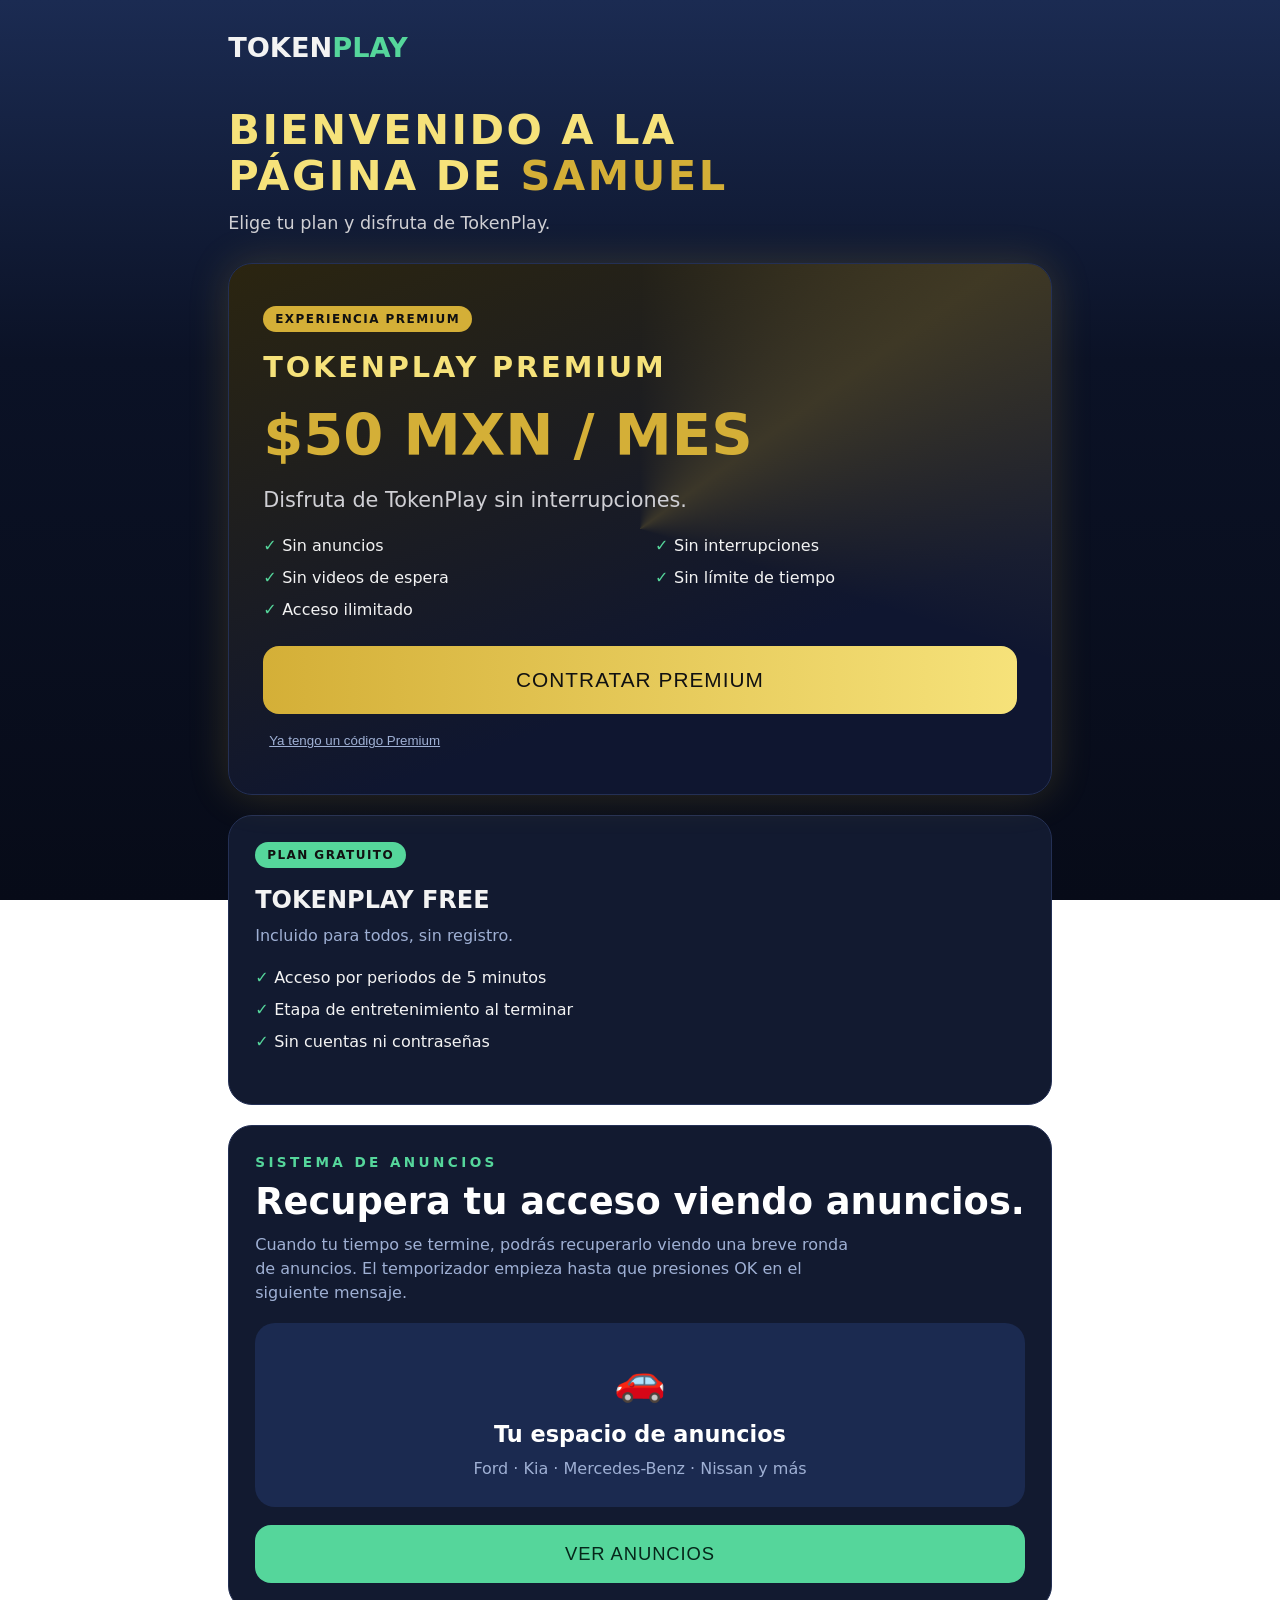
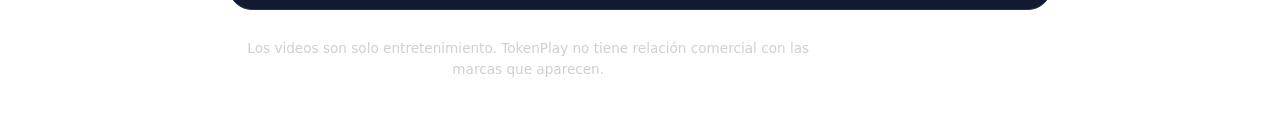
<file: index.html>
<!DOCTYPE html><html lang="es"><head><meta charset="utf-8">
<meta name="viewport" content="width=device-width,initial-scale=1"><title>TokenPlay</title>
<link rel="stylesheet" href="css/style.css"></head><body>
<main id="main" class="screen" style="justify-content:flex-start;text-align:left;align-items:stretch;padding:0"><div class="wrap">
<header><div class="logo">TOKEN<b>PLAY</b></div><div class="pill" id="timer" hidden>05:00</div></header>
<section class="hero"><h1>Bienvenido a la<br>página de <span style="color:var(--gold)">Samuel</span></h1>
<p>Elige tu plan y disfruta de TokenPlay.</p></section>
<div class="grid">
<section class="card prem"><span class="tag">EXPERIENCIA PREMIUM</span><h2>TOKENPLAY PREMIUM</h2>
<div class="price" id="price"></div><p style="font-size:1.3rem;margin-top:6px">Disfruta de TokenPlay sin interrupciones.</p>
<ul><li>Sin anuncios</li><li>Sin videos de espera</li><li>Acceso ilimitado</li><li>Sin interrupciones</li><li>Sin límite de tiempo</li></ul>
<button class="btn gold lg" id="buy">CONTRATAR PREMIUM</button>
<button class="link" id="code">Ya tengo un código Premium</button></section>
<section class="card free"><span class="tag" style="background:var(--green)">PLAN GRATUITO</span><h2 style="margin:14px 0 6px">TOKENPLAY FREE</h2>
<p style="color:var(--mut)">Incluido para todos, sin registro.</p>
<ul><li>Acceso por periodos de <span id="fm">5</span> minutos</li><li>Etapa de entretenimiento al terminar</li><li>Sin cuentas ni contraseñas</li></ul></section>
<section class="card" id="adsBox"><div class="eyebrow">Sistema de anuncios</div><h2>Recupera tu acceso viendo anuncios.</h2>
<p style="color:var(--mut);margin-bottom:18px">Cuando tu tiempo se termine, podrás recuperarlo viendo una breve ronda de anuncios. El temporizador empieza hasta que presiones OK en el siguiente mensaje.</p>
<div class="prev">🚗<b>Tu espacio de anuncios</b><span>Ford · Kia · Mercedes-Benz · Nissan y más</span></div>
<button class="btn green lg" id="adsGo">VER ANUNCIOS</button></section></div>
<p class="note" style="text-align:center;margin:28px 0">Los videos son solo entretenimiento. TokenPlay no tiene relación comercial con las marcas que aparecen.</p>
</div></main>

<section id="gate" class="screen" hidden><h1 id="gT"></h1><p id="gX"></p><p><b>¿Deseas continuar con la experiencia gratuita?</b></p>
<div class="row"><button class="btn green" id="gOk">OK, CONTINUAR</button><button class="btn line" id="gK">CONOCER PREMIUM</button></div>
<p class="note">El temporizador y los anuncios empiezan cuando presiones OK.</p></section>

<section id="watch" class="screen" hidden><div class="cat" id="wCat"></div><div class="pill" id="wTimer" style="font-size:1.4rem">02:00</div>
<div class="player"><div id="yt"></div><div id="promo" hidden></div></div>
<div class="bar"><i id="wBar"></i></div><p class="note" id="wMsg">Etapa de entretenimiento en curso…</p></section>

<section id="restore" class="screen" hidden><h1>Restablecimiento de acceso</h1><p id="rX"></p><button class="btn gold" id="rGo">ENTRAR A TOKENPLAY</button></section>

<div id="fsback" class="over" hidden><h2>Regresa a pantalla completa</h2><p>Para continuar con la etapa de entretenimiento, vuelve a pantalla completa.</p><button class="btn gold" id="fsGo">VOLVER</button></div>
<div id="modal" class="modal" hidden><div class="card" id="mBox"></div></div>
<script src="js/store.js"></script><script src="js/promo.js"></script><script src="js/app.js"></script></body></html>
</file>
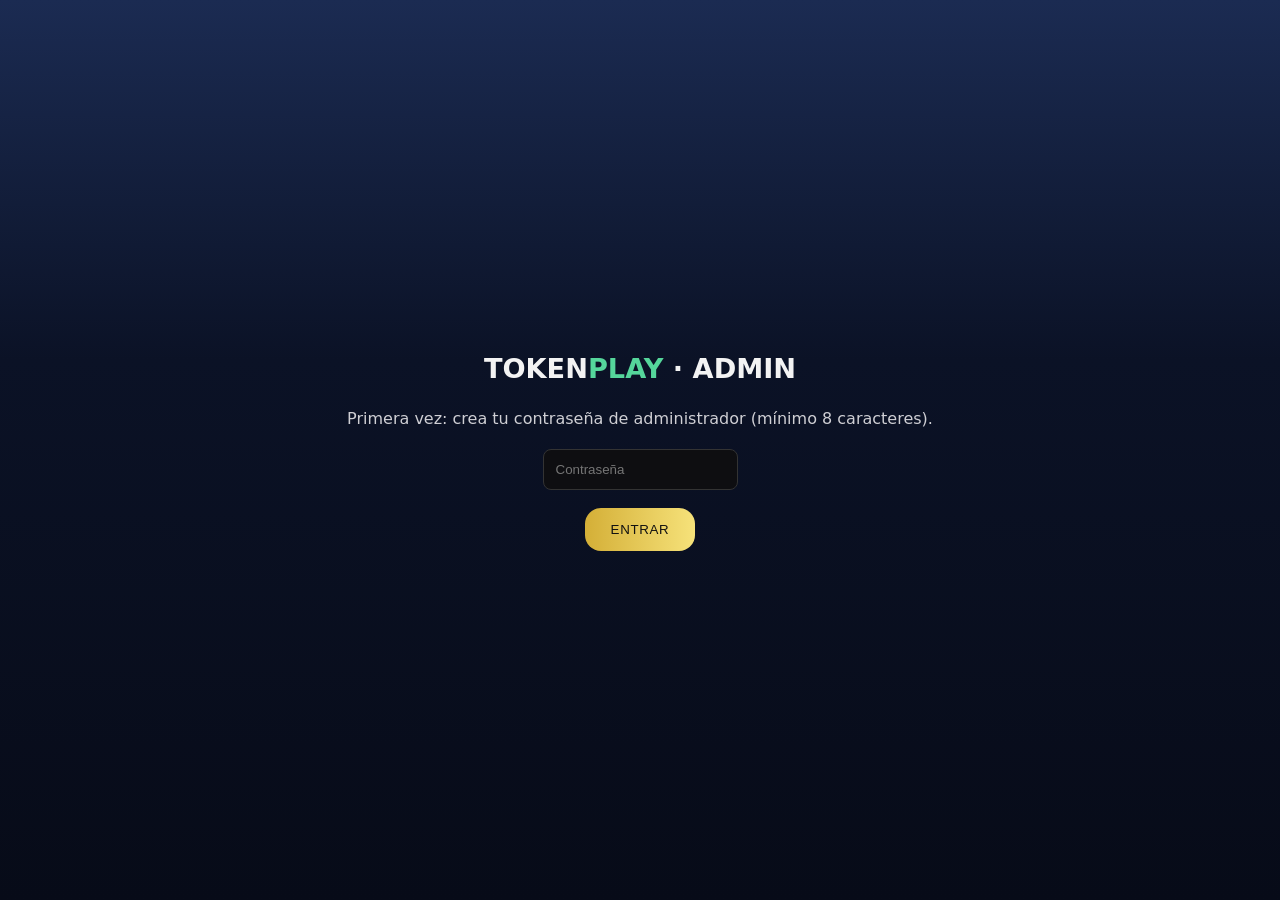
<file: admin.html>
<!DOCTYPE html><html lang="es"><head><meta charset="utf-8"><meta name="viewport" content="width=device-width,initial-scale=1">
<title>TokenPlay · Administración</title><link rel="stylesheet" href="css/style.css"></head><body>
<div id="login" class="screen"><div class="logo">TOKEN<b>PLAY</b> · ADMIN</div><p id="lMsg"></p>
<input id="pw" type="password" placeholder="Contraseña" style="max-width:300px;background:#0e0e11;color:#fff;border:1px solid #333;border-radius:8px;padding:12px">
<button class="btn gold" id="lGo">ENTRAR</button></div>
<div id="panel" class="wrap adm" hidden><header><div class="logo">TOKEN<b>PLAY</b> · ADMIN</div><button class="btn line" id="out">Salir</button></header>
<h2>Videos</h2><div class="f"><div><label>Enlace de YouTube</label><input id="vu" placeholder="https://youtu.be/..."></div>
<div><label>Categoría</label><select id="vc"><option>AUTOMOTRIZ</option><option>CRISTIANO</option></select></div></div>
<p style="margin-top:10px"><button class="btn gold" id="vAdd">AGREGAR VIDEO</button> <span class="note" id="vMsg"></span></p><div id="vl"></div>
<h2>Tiempos y precio</h2><div class="f"><div><label>Acceso gratuito (minutos)</label><input id="fm" type="number" min="1"></div>
<div><label>Etapa de entretenimiento (segundos)</label><input id="ws" type="number" min="10"></div>
<div><label>Precio mostrado</label><input id="pr"></div><div><label>Texto de contacto (opcional)</label><input id="cl"></div>
<div><label>Enlace de contacto (WhatsApp, etc.)</label><input id="cu" placeholder="https://wa.me/..."></div>
<div><label>Anuncios propios de 30 s («págale a Samuel»)</label><label style="color:var(--tx)"><input type="checkbox" id="pm" style="width:auto"> Mostrarlos entre los videos</label></div></div>
<h2>Mensajes</h2><div id="mg"></div>
<h2>Suscripciones Premium</h2><div class="f"><div><label>Nombre</label><input id="sn"></div><div><label>Vence (opcional)</label><input id="su" type="date"></div></div>
<p style="margin-top:10px"><button class="btn gold" id="sAdd">ACTIVAR PREMIUM (generar código)</button></p><div id="sl"></div>
<p class="note">Entrega el código al suscriptor tras confirmar su pago; lo escribe en «Ya tengo un código Premium».</p>
<h2>Guardar y publicar</h2><p><button class="btn green" id="sv">GUARDAR</button> <button class="btn line" id="ex">EXPORTAR config.json</button> <button class="btn line" id="im">IMPORTAR</button><input type="file" id="fi" hidden accept=".json"></p>
<p class="note" id="sMsg">Guardar aplica los cambios en este navegador. Para que los vean todos los visitantes, exporta config.json y reemplázalo en la carpeta del sitio.</p></div>
<script src="js/store.js"></script><script src="js/admin.js"></script></body></html>
</file>
<file: css/style.css>
:root{--gold:#d4af37;--gold2:#f6e27a;--green:#2ecc71;--bg:#09090b;--card:#141417;--tx:#f3f3f3;--mut:#9b9ba3}
*{box-sizing:border-box;margin:0}
body{background:radial-gradient(1200px 600px at 50% -10%,#1d1a0e,var(--bg));color:var(--tx);font:16px/1.5 system-ui,"Segoe UI",Roboto,sans-serif;min-height:100vh}
[hidden]{display:none!important}
.wrap{max-width:1050px;margin:auto;padding:20px}
.logo{font-weight:800;letter-spacing:.18em;font-size:1.3rem}.logo b{color:var(--gold)}
header{display:flex;justify-content:space-between;align-items:center;padding:8px 0}
.pill{border:1px solid #2c2c32;border-radius:99px;padding:6px 14px;font-variant-numeric:tabular-nums;color:var(--green)}
.hero{text-align:center;padding:34px 0 20px}.hero h1{font-size:clamp(2rem,6vw,3.4rem);line-height:1.1}
.hero p{color:var(--mut);max-width:560px;margin:12px auto 0}
.grid{display:grid;gap:20px;grid-template-columns:1.4fr 1fr;align-items:stretch;margin-top:20px}
@media(max-width:760px){.grid{grid-template-columns:1fr}.prem{order:-1}}
.card{background:var(--card);border:1px solid #26262c;border-radius:16px;padding:26px}
.prem{position:relative;background:linear-gradient(160deg,#1c1708,#0d0d0f 60%);border:1px solid var(--gold);box-shadow:0 0 40px #d4af3733;overflow:hidden;animation:glow 4s ease-in-out infinite}
.prem::before{content:"";position:absolute;inset:-40%;background:conic-gradient(from 0deg,transparent,#d4af3730,transparent 30%);animation:spin 9s linear infinite}
.prem>*{position:relative}
@keyframes spin{to{transform:rotate(1turn)}}@keyframes glow{50%{box-shadow:0 0 60px #d4af3755}}
.tag{display:inline-block;background:var(--gold);color:#111;font-weight:800;font-size:.75rem;letter-spacing:.12em;padding:4px 12px;border-radius:99px}
.prem h2{margin:14px 0 4px;letter-spacing:.1em;color:var(--gold2)}
.price{font-size:2.4rem;font-weight:800;color:var(--gold)}
.prem ul,.free ul{list-style:none;padding:0;margin:14px 0 20px}
li{padding:4px 0}li::before{content:"✓ ";color:var(--green);font-weight:700}
.btn{display:inline-block;border:0;border-radius:10px;padding:14px 26px;font:700 1rem inherit;cursor:pointer;letter-spacing:.05em;transition:transform .2s,filter .2s}
.btn:hover{transform:translateY(-2px);filter:brightness(1.1)}
.gold{background:linear-gradient(90deg,var(--gold),var(--gold2));color:#111}
.line{background:transparent;border:1px solid var(--gold);color:var(--gold)}
.green{background:var(--green);color:#06210f}
.lg{width:100%;font-size:1.15rem;padding:18px}
.link{background:none;border:0;color:var(--mut);text-decoration:underline;cursor:pointer;margin-top:18px}
.screen{min-height:100vh;display:flex;flex-direction:column;align-items:center;justify-content:center;text-align:center;padding:24px;gap:18px;animation:fade .5s}
.screen h1{font-size:clamp(1.6rem,5vw,2.6rem);color:var(--gold2);letter-spacing:.06em;text-transform:uppercase}
.screen p{max-width:600px;color:#cfcfd4}.row{display:flex;gap:12px;flex-wrap:wrap;justify-content:center}
@keyframes fade{from{opacity:0;transform:translateY(8px)}}
#watch{background:#000;gap:12px}.player{width:min(100%,1100px);aspect-ratio:16/9;background:#000;border:1px solid #2a2a30;border-radius:12px;overflow:hidden}
.player iframe{width:100%;height:100%}
.bar{width:min(100%,1100px);height:6px;background:#222;border-radius:9px;overflow:hidden}.bar i{display:block;height:100%;width:0;background:linear-gradient(90deg,var(--green),var(--gold));transition:width 1s linear}
.cat{color:var(--gold);letter-spacing:.2em;font-size:.8rem;text-transform:uppercase}
.modal{position:fixed;inset:0;background:#000c;display:flex;align-items:center;justify-content:center;padding:20px;z-index:9;animation:fade .3s}
.modal .card{max-width:480px;border-color:var(--gold);text-align:center}.modal h3{color:var(--gold2);margin-bottom:10px}.modal .row{margin-top:18px}
.over{position:fixed;inset:0;background:#000e;z-index:20;display:flex;flex-direction:column;gap:16px;align-items:center;justify-content:center;text-align:center;padding:20px}
/* admin */
.adm h2{margin:26px 0 10px;color:var(--gold)}.adm input,.adm select,.adm textarea{background:#0e0e11;color:var(--tx);border:1px solid #333;border-radius:8px;padding:9px;font:inherit;width:100%}
.adm label{display:block;margin:10px 0 4px;color:var(--mut);font-size:.85rem}.f{display:grid;gap:10px;grid-template-columns:repeat(auto-fit,minmax(200px,1fr))}
.item{display:flex;gap:8px;align-items:center;border-bottom:1px solid #26262c;padding:8px 0;flex-wrap:wrap}.item span{flex:1;min-width:160px;word-break:break-word}
.item button{background:#222;color:var(--tx);border:1px solid #3a3a40;border-radius:6px;padding:5px 9px;cursor:pointer}.off{opacity:.45}
.note{color:var(--mut);font-size:.85rem;margin-top:6px}
.player{position:relative}
#promo{position:absolute;inset:0;z-index:3;display:flex;flex-direction:column;align-items:center;justify-content:center;gap:12px;padding:18px;text-align:center;
 background:radial-gradient(circle at 50% 40%,hsl(calc(45 + var(--h,0)) 70% 16%),#050505);transition:background 1s}
.pt{font-size:clamp(1.5rem,6vw,3.2rem);font-weight:900;color:var(--gold2);text-transform:uppercase;line-height:1.1;text-shadow:0 0 24px #d4af3788;animation:zoom .6s cubic-bezier(.2,1.4,.4,1),glitch 2.4s infinite .8s}
.ps{font-size:clamp(1rem,3.2vw,1.6rem);color:#fff;animation:fade .9s .3s both}
.pg{position:absolute;top:10px;left:14px;font-size:.7rem;letter-spacing:.2em;color:var(--green)}
@keyframes zoom{from{transform:scale(.3) rotate(-4deg);opacity:0}}
@keyframes glitch{0%,92%,100%{transform:none;text-shadow:0 0 24px #d4af3788}94%{transform:translateX(-4px);text-shadow:3px 0 #2ecc71,-3px 0 #f00}96%{transform:translateX(4px)}}
.grid{grid-template-columns:1fr!important}
.prem{padding:42px 34px}.prem .price{font-size:3.6rem}.prem h2{font-size:1.8rem}.prem ul{columns:2;column-gap:30px}
.prem .btn.lg{font-size:1.3rem;padding:22px}
@media(max-width:600px){.prem{padding:28px 20px}.prem ul{columns:1}.prem .price{font-size:2.8rem}}
/* tema azul marino */
:root{--green:#55d69b;--card:#121a30;--bg:#070b18;--mut:#9fb0d4}
body{background:linear-gradient(180deg,#1b2b52 0,#0b1226 40%,#070b18 100%) fixed}
.logo{font-size:1.7rem;letter-spacing:0;font-weight:800}.logo b{color:var(--green)}
.hero{text-align:left;padding:30px 0 6px}.hero p{margin:12px 0 0;font-size:1.1rem}.hero h1{font-weight:800}
.card{border-color:#243055;border-radius:24px}
.prem{background:linear-gradient(160deg,#2b2510,#0f1630 70%)}
.eyebrow{color:var(--green);letter-spacing:.25em;font-weight:700;font-size:.85rem;text-transform:uppercase;margin-bottom:8px}
#adsBox h2{margin:0 0 10px;color:#fff;font-size:clamp(1.6rem,5vw,2.3rem);line-height:1.15}
.prev{background:#1b2a50;border-radius:20px;padding:26px;text-align:center;margin:0 0 18px;font-size:2.6rem}
.prev b{display:block;font-size:1.4rem;color:#fff;margin:6px 0}.prev span{display:block;font-size:1rem;color:var(--mut)}
.btn{border-radius:16px}.green{background:var(--green);color:#06261a}
.pill{border-color:#243055;background:#0e1630}
/* reproductor a pantalla completa */
#watch{padding:0;gap:0;background:#000;justify-content:flex-start}
#watch .player{position:fixed;inset:0;width:100%;height:100%;aspect-ratio:auto;border:0;border-radius:0;z-index:1}
#watch .bar{position:fixed;top:0;left:0;width:100%;height:5px;border-radius:0;z-index:5}
#watch .cat{position:fixed;top:14px;left:16px;z-index:5;background:#000a;padding:6px 12px;border-radius:99px}
#watch #wTimer{position:fixed;top:10px;right:16px;z-index:5;background:#000a}
#watch #wMsg{position:fixed;top:58px;left:50%;transform:translateX(-50%);z-index:5;background:#000a;padding:4px 12px;border-radius:99px}
</file>
